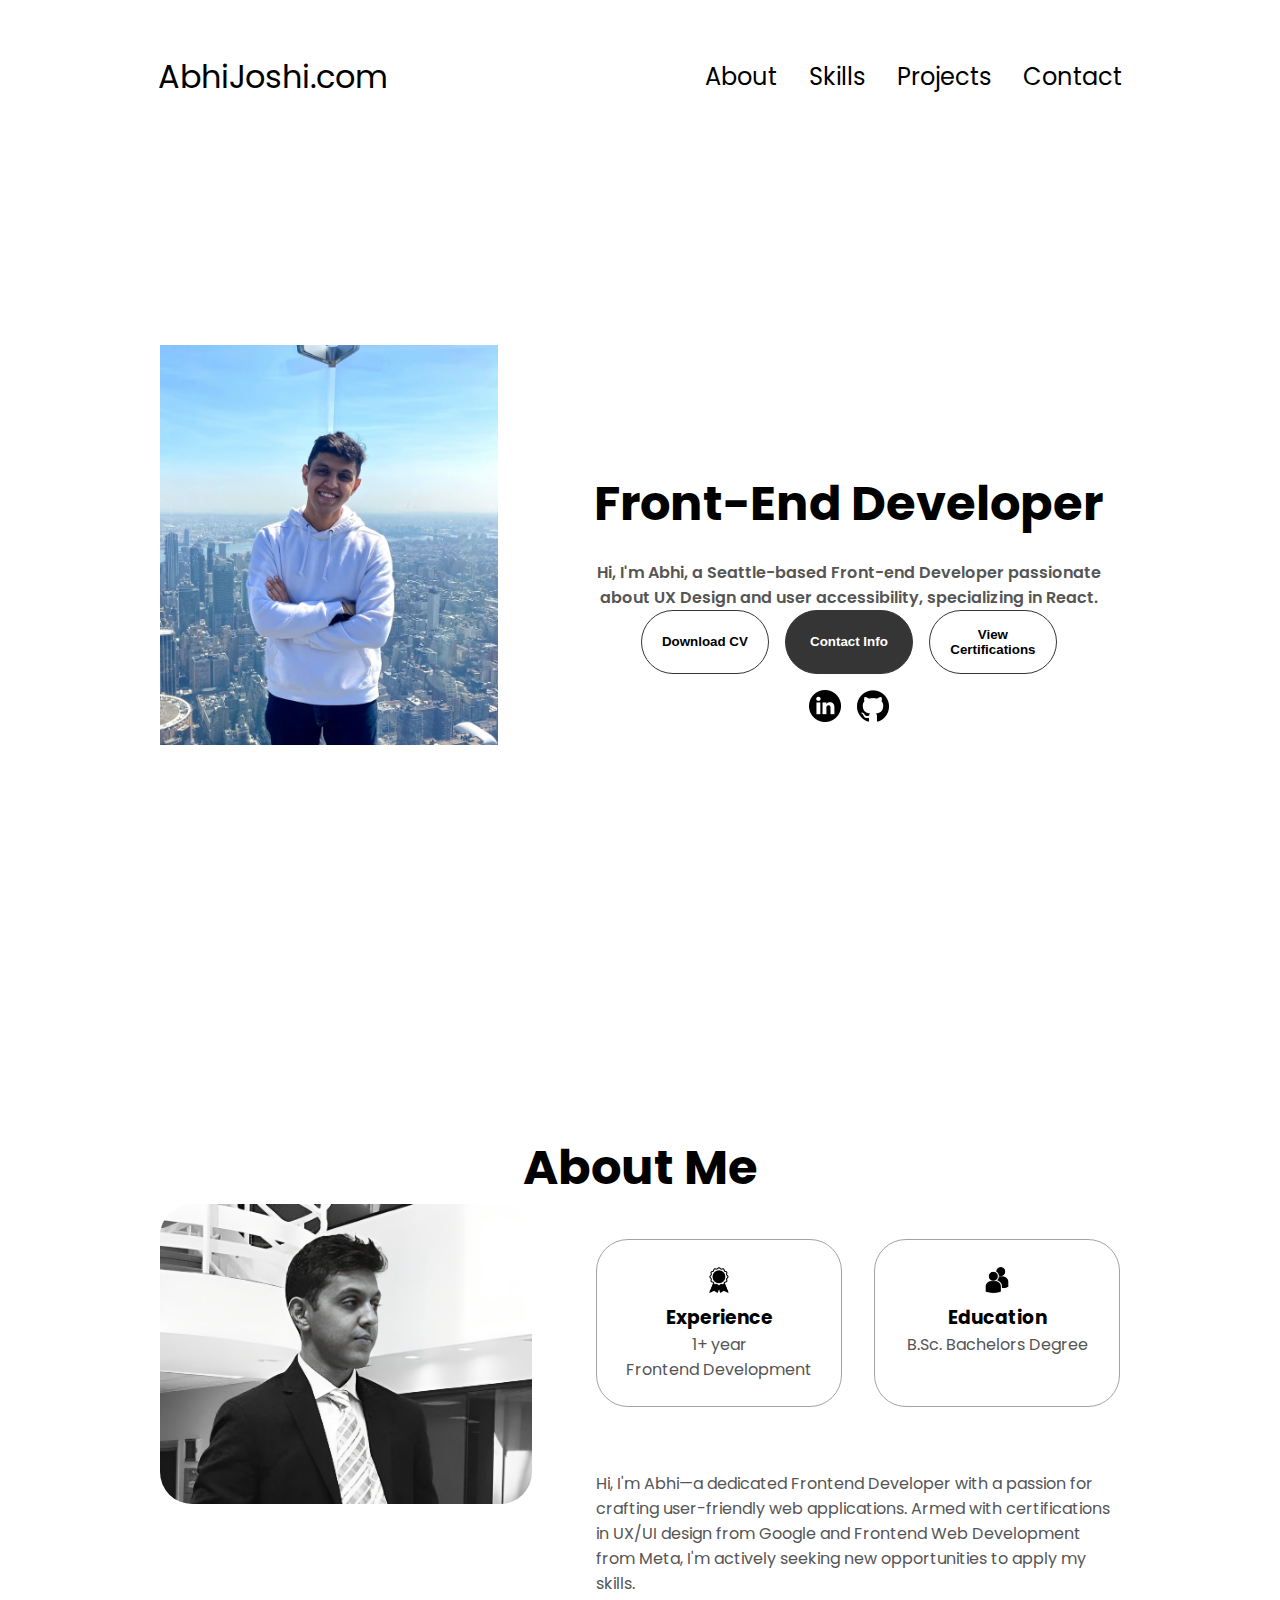
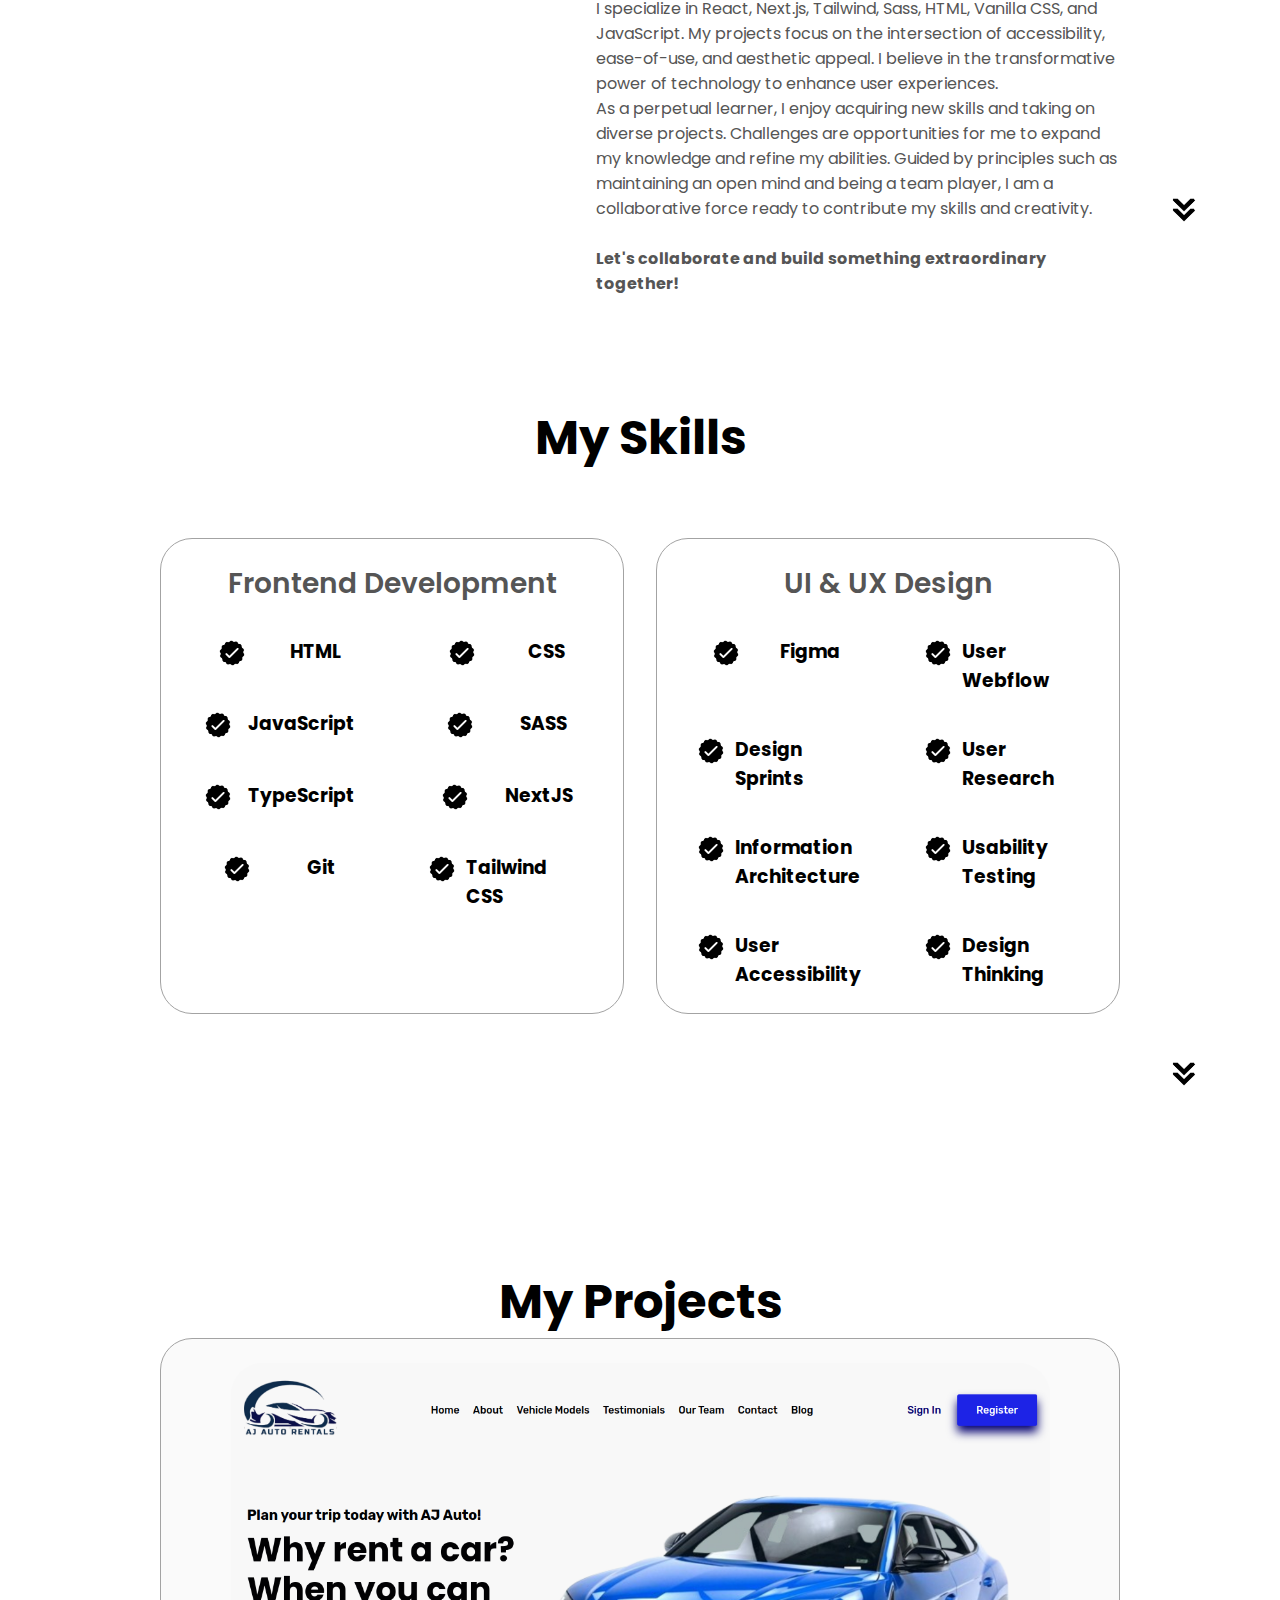
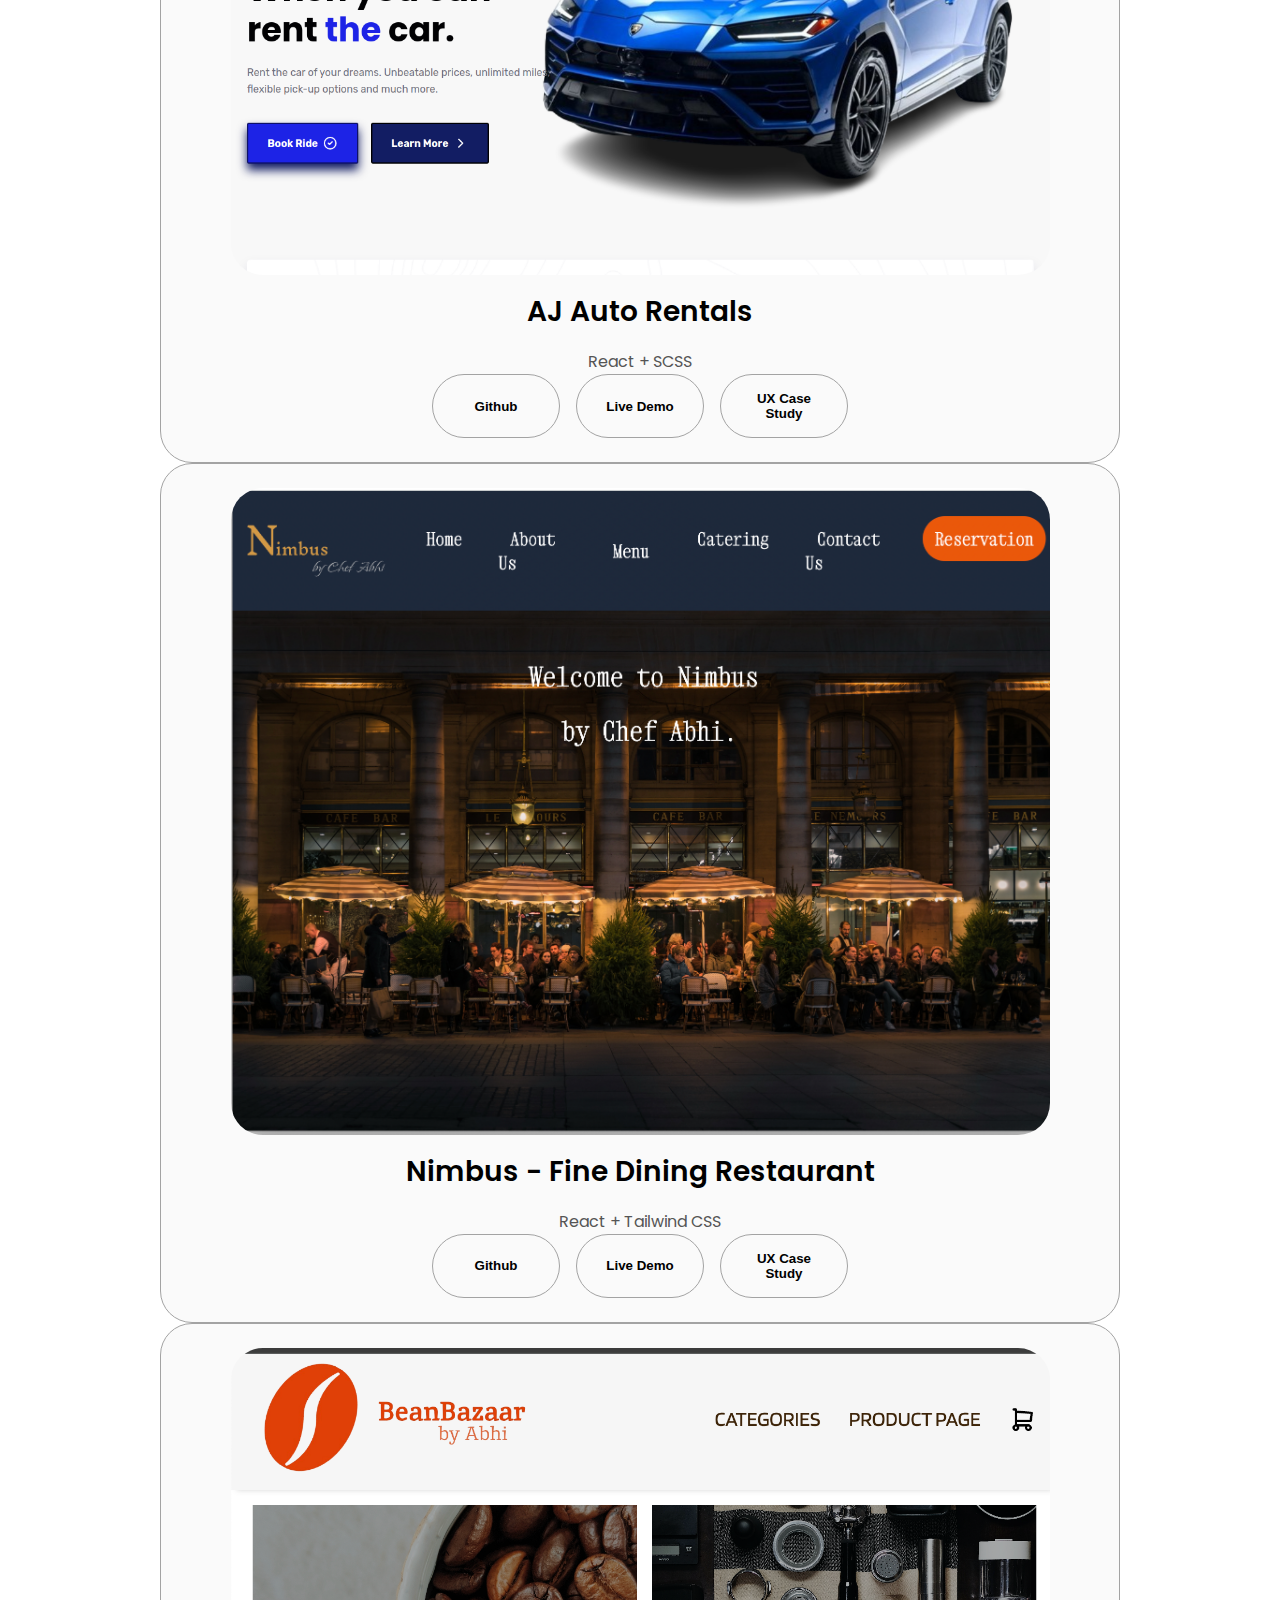
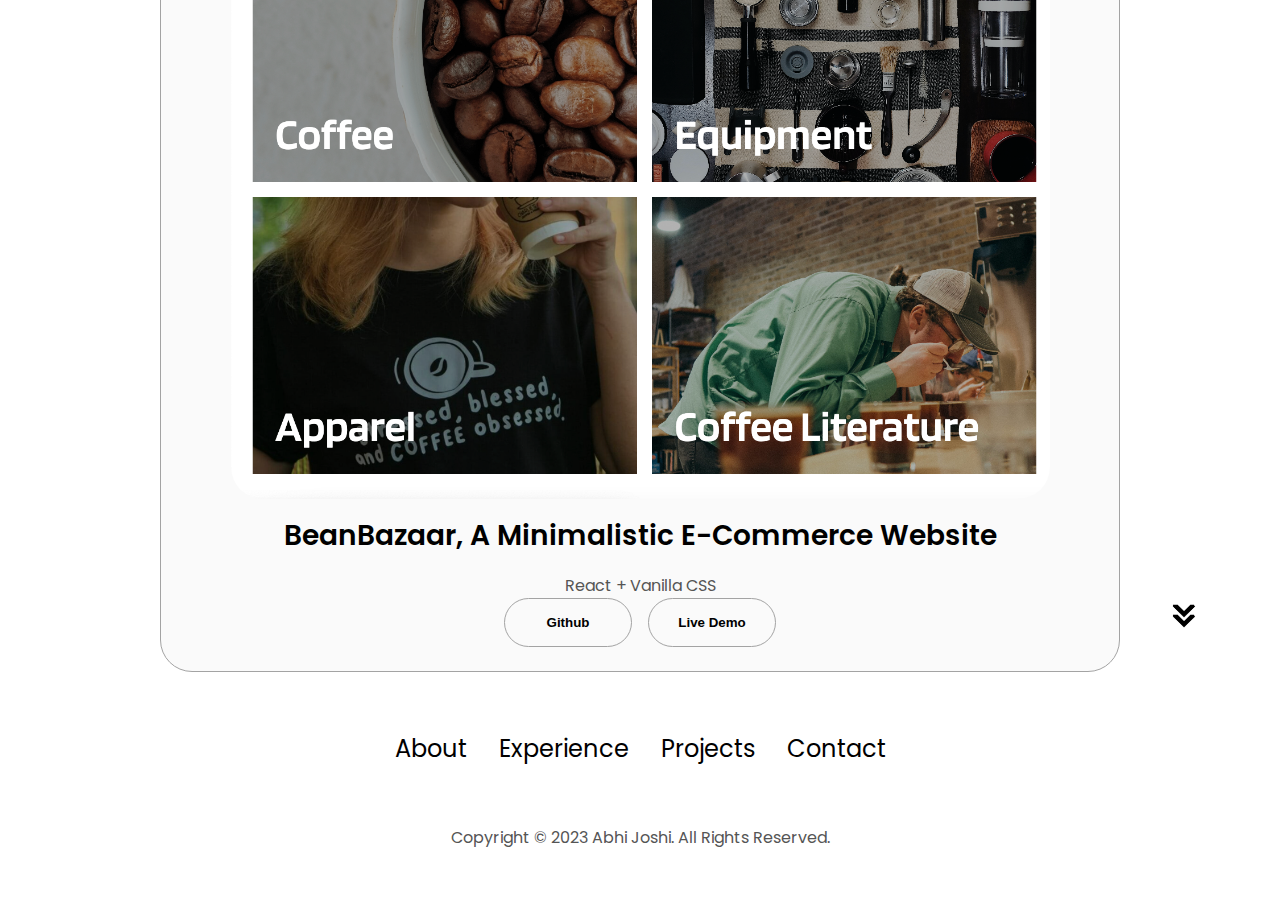
<file: index.html>
<!DOCTYPE html>
<html lang="en">
  <head>
    <meta charset="UTF-8" />
    <meta http-equiv="X-UA-Compatible" content="IE=edge" />
    <meta name="viewport" content="width=device-width, initial-scale=1.0" />
    <title>Abhi Joshi - Portfolio</title>
    <link rel="icon" href="./assets/coding-icon.png" type="image/x-icon" />

    <link rel="stylesheet" href="style.css" />
    <link rel="stylesheet" href="mediaqueries.css" />
  </head>
  <body>
    <nav id="desktop-nav">
      <div class="logo">AbhiJoshi.com</div>
      <div>
        <ul class="nav-links">
          <li><a href="#about">About</a></li>
          <li><a href="#experience">Skills</a></li>
          <li><a href="#projects">Projects</a></li>
          <li>
            <a
              href="#contact"
              onclick="window.open('./assets/contact-card.pdf')"
              >Contact</a
            >
          </li>
        </ul>
      </div>
    </nav>
    <nav id="hamburger-nav">
      <div class="logo">Abhi Joshi</div>
      <div class="hamburger-menu">
        <div class="hamburger-icon" onclick="toggleMenu()">
          <span></span>
          <span></span>
          <span></span>
        </div>
        <div class="menu-links">
          <li><a href="#about" onclick="toggleMenu()">About</a></li>
          <li><a href="#experience" onclick="toggleMenu()">Experience</a></li>
          <li><a href="#projects" onclick="toggleMenu()">Projects</a></li>
          <li><a href="#contact" onclick="toggleMenu()">Contact</a></li>
        </div>
      </div>
    </nav>
    <section id="profile">
      <div class="section__pic-container">
        <img src="./assets/profile-pic-2.png" alt="John Doe profile picture" />
      </div>
      <div class="section__text">
        <h1 class="title">Front-End Developer</h1>
        <p class="section__text__p1">
          Hi, I'm Abhi, a Seattle-based Front-end Developer passionate about UX
          Design and user accessibility, specializing in React.
        </p>
        <div class="btn-container">
          <button
            class="btn btn-color-2"
            onclick="window.open('./assets/abhi-joshi-resume.pdf')"
          >
            Download CV
          </button>
          <button
            class="btn btn-color-1"
            onclick="window.open('./assets/contact-card.pdf')"
          >
            Contact Info
          </button>
          <button
            class="btn btn-color-2"
            onclick="window.open('./assets/certificates.pdf')"
          >
            View Certifications
          </button>
        </div>
        <div id="socials-container">
          <img
            src="./assets/linkedin.png"
            alt="My LinkedIn profile"
            class="icon"
            onclick="location.href='https://linkedin.com/in/abhijoshi747'"
          />
          <img
            src="./assets/github.png"
            alt="My Github profile"
            class="icon"
            onclick="location.href='https://github.com/abhiness'"
          />
        </div>
      </div>
    </section>
    <section id="about">
      <!-- <p class="section__text__p1">More About Me</p> -->
      <h1 class="title">About Me</h1>
      <div class="section-container">
        <div class="section__pic-container-2">
          <img
            src="./assets/about-pic.png"
            alt="Profile picture"
            class="about-pic"
          />
        </div>
        <div class="about-details-container">
          <div class="about-containers">
            <div class="details-container">
              <img
                src="./assets/experience.png"
                alt="Experience icon"
                class="icon"
              />
              <h3>Experience</h3>
              <p>1+ year <br />Frontend Development</p>
            </div>
            <div class="details-container">
              <img
                src="./assets/education.png"
                alt="Education icon"
                class="icon"
              />
              <h3>Education</h3>
              <p>B.Sc. Bachelors Degree</p>
            </div>
          </div>
          <div class="text-container">
            <p>
              Hi, I'm Abhi—a dedicated Frontend Developer with a passion for
              crafting user-friendly web applications. Armed with certifications
              in UX/UI design from Google and Frontend Web Development from
              Meta, I'm actively seeking new opportunities to apply my skills.
            </p>
            <p>
              I specialize in React, Next.js, Tailwind, Sass, HTML, Vanilla CSS,
              and JavaScript. My projects focus on the intersection of
              accessibility, ease-of-use, and aesthetic appeal. I believe in the
              transformative power of technology to enhance user experiences.
            </p>
            <p>
              As a perpetual learner, I enjoy acquiring new skills and taking on
              diverse projects. Challenges are opportunities for me to expand my
              knowledge and refine my abilities. Guided by principles such as
              maintaining an open mind and being a team player, I am a
              collaborative force ready to contribute my skills and creativity.
            </p>
            <br />
            <p>
              <b
                >Let's collaborate and build something extraordinary
                together!</b
              >
            </p>
          </div>
        </div>
      </div>
      <img
        src="./assets/arrow.png"
        alt="Arrow icon"
        class="icon arrow"
        onclick="location.href='./#experience'"
      />
    </section>
    <section id="experience">
      <!-- <p class="section__text__p1">Explore My</p> -->
      <h1 class="title">My Skills</h1>
      <div class="experience-details-container">
        <div class="about-containers">
          <div class="details-container">
            <h2 class="experience-sub-title">Frontend Development</h2>
            <div class="article-container">
              <article>
                <img
                  src="./assets/checkmark.png"
                  alt="Experience icon"
                  class="icon"
                />
                <div>
                  <h3>HTML</h3>
                </div>
              </article>
              <article>
                <img
                  src="./assets/checkmark.png"
                  alt="Experience icon"
                  class="icon"
                />
                <div>
                  <h3>CSS</h3>
                </div>
              </article>
              <article>
                <img
                  src="./assets/checkmark.png"
                  alt="Experience icon"
                  class="icon"
                />
                <div>
                  <h3>JavaScript</h3>
                </div>
              </article>
              <article>
                <img
                  src="./assets/checkmark.png"
                  alt="Experience icon"
                  class="icon"
                />
                <div>
                  <h3>SASS</h3>
                </div>
              </article>
              <article>
                <img
                  src="./assets/checkmark.png"
                  alt="Experience icon"
                  class="icon"
                />
                <div>
                  <h3>TypeScript</h3>
                </div>
              </article>
              <article>
                <img
                  src="./assets/checkmark.png"
                  alt="Experience icon"
                  class="icon"
                />
                <div>
                  <h3>NextJS</h3>
                </div>
              </article>
              <article>
                <img
                  src="./assets/checkmark.png"
                  alt="Experience icon"
                  class="icon"
                />
                <div>
                  <h3>Git</h3>
                </div>
              </article>
              <article>
                <img
                  src="./assets/checkmark.png"
                  alt="Experience icon"
                  class="icon"
                />
                <div>
                  <h3>Tailwind CSS</h3>
                </div>
              </article>
            </div>
          </div>
          <div class="details-container">
            <h2 class="experience-sub-title">UI & UX Design</h2>
            <div class="article-container">
              <article>
                <img
                  src="./assets/checkmark.png"
                  alt="Experience icon"
                  class="icon"
                />
                <div>
                  <h3>Figma</h3>
                </div>
              </article>
              <article>
                <img
                  src="./assets/checkmark.png"
                  alt="Experience icon"
                  class="icon"
                />
                <div>
                  <h3>User Webflow</h3>
                </div>
              </article>
              <article>
                <img
                  src="./assets/checkmark.png"
                  alt="Experience icon"
                  class="icon"
                />
                <div>
                  <h3>Design Sprints</h3>
                </div>
              </article>
              <article>
                <img
                  src="./assets/checkmark.png"
                  alt="Experience icon"
                  class="icon"
                />
                <div>
                  <h3>User Research</h3>
                </div>
              </article>
              <article>
                <img
                  src="./assets/checkmark.png"
                  alt="Experience icon"
                  class="icon"
                />
                <div>
                  <h3>Information Architecture</h3>
                </div>
              </article>
              <article>
                <img
                  src="./assets/checkmark.png"
                  alt="Experience icon"
                  class="icon"
                />
                <div>
                  <h3>Usability Testing</h3>
                </div>
              </article>
              <article>
                <img
                  src="./assets/checkmark.png"
                  alt="Experience icon"
                  class="icon"
                />
                <div>
                  <h3>User Accessibility</h3>
                </div>
              </article>
              <article>
                <img
                  src="./assets/checkmark.png"
                  alt="Experience icon"
                  class="icon"
                />
                <div>
                  <h3>Design Thinking</h3>
                </div>
              </article>
            </div>
          </div>
        </div>
      </div>
      <img
        src="./assets/arrow.png"
        alt="Arrow icon"
        class="icon arrow"
        onclick="location.href='./#projects'"
      />
    </section>
    <section id="projects">
      <!-- <p class="section__text__p1">Browse My Recent</p> -->
      <h1 class="title">My Projects</h1>
      <div class="experience-details-container">
        <div class="about-project-containers">
          <div class="details-container color-container">
            <div class="article-container">
              <img
                src="./assets/project-1.png"
                alt="Project 1"
                class="project-img"
              />
            </div>
            <h2 class="experience-sub-title project-title">AJ Auto Rentals</h2>
            <p>React + SCSS</p>
            <div class="btn-container">
              <button
                class="btn btn-color-2 project-btn"
                onclick="location.href='https://github.com/abhiness/car-rental-2.0'"
              >
                Github
              </button>
              <button
                class="btn btn-color-2 project-btn"
                onclick="location.href='https://ajautorentals.vercel.app/'"
              >
                Live Demo
              </button>
              <button
                class="btn btn-color-2 project-btn"
                onclick="location.href='https://uxfol.io/p/49b6b6a3/02f4e689'"
              >
                UX Case Study
              </button>
            </div>
          </div>
          <div class="details-container color-container">
            <div class="article-container">
              <img
                src="./assets/project-2.png"
                alt="Project 2"
                class="project-img"
              />
            </div>
            <h2 class="experience-sub-title project-title">
              Nimbus - Fine Dining Restaurant
            </h2>
            <p>React + Tailwind CSS</p>
            <div class="btn-container">
              <button
                class="btn btn-color-2 project-btn"
                onclick="location.href='https://github.com/abhiness/Nimbus'"
              >
                Github
              </button>
              <button
                class="btn btn-color-2 project-btn"
                onclick="location.href='https://nimbus-chef-abhi.vercel.app/'"
              >
                Live Demo
              </button>
              <button
                class="btn btn-color-2 project-btn"
                onclick="location.href='https://docs.google.com/presentation/d/17eCcj4oD7seXv47t7JqtrrcCj839Wta5aV_PwpHY2P0/edit?usp=sharing'"
              >
                UX Case Study
              </button>
            </div>
          </div>
          <div class="details-container color-container">
            <div class="article-container">
              <img
                src="./assets/project-3.png"
                alt="Project 3"
                class="project-img"
              />
            </div>
            <h2 class="experience-sub-title project-title">
              BeanBazaar, A Minimalistic E-Commerce Website
            </h2>
            <p>React + Vanilla CSS</p>
            <div class="parent-container">
              <div class="btn-container">
                <button
                  class="btn btn-color-2 project-btn"
                  onclick="location.href='https://github.com/abhiness/beanbazaar-by-abhi'"
                >
                  Github
                </button>
                <button
                  class="btn btn-color-2 project-btn"
                  onclick="location.href='https://beanbazaar-by-abhi.vercel.app/'"
                >
                  Live Demo
                </button>
              </div>
            </div>
          </div>
        </div>
      </div>
      <img
        src="./assets/arrow.png"
        alt="Arrow icon"
        class="icon arrow"
        onclick="location.href='./#contact'"
      />
    </section>
    <footer>
      <nav>
        <div class="nav-links-container">
          <ul class="nav-links">
            <li><a href="#about">About</a></li>
            <li><a href="#experience">Experience</a></li>
            <li><a href="#projects">Projects</a></li>
            <li>
              <a
                href="#contact"
                onclick="window.open('./assets/contact-card.pdf')"
                >Contact</a
              >
            </li>
          </ul>
        </div>
      </nav>
      <p>Copyright &#169; 2023 Abhi Joshi. All Rights Reserved.</p>
    </footer>
    <script src="script.js"></script>
  </body>
</html>
</file>
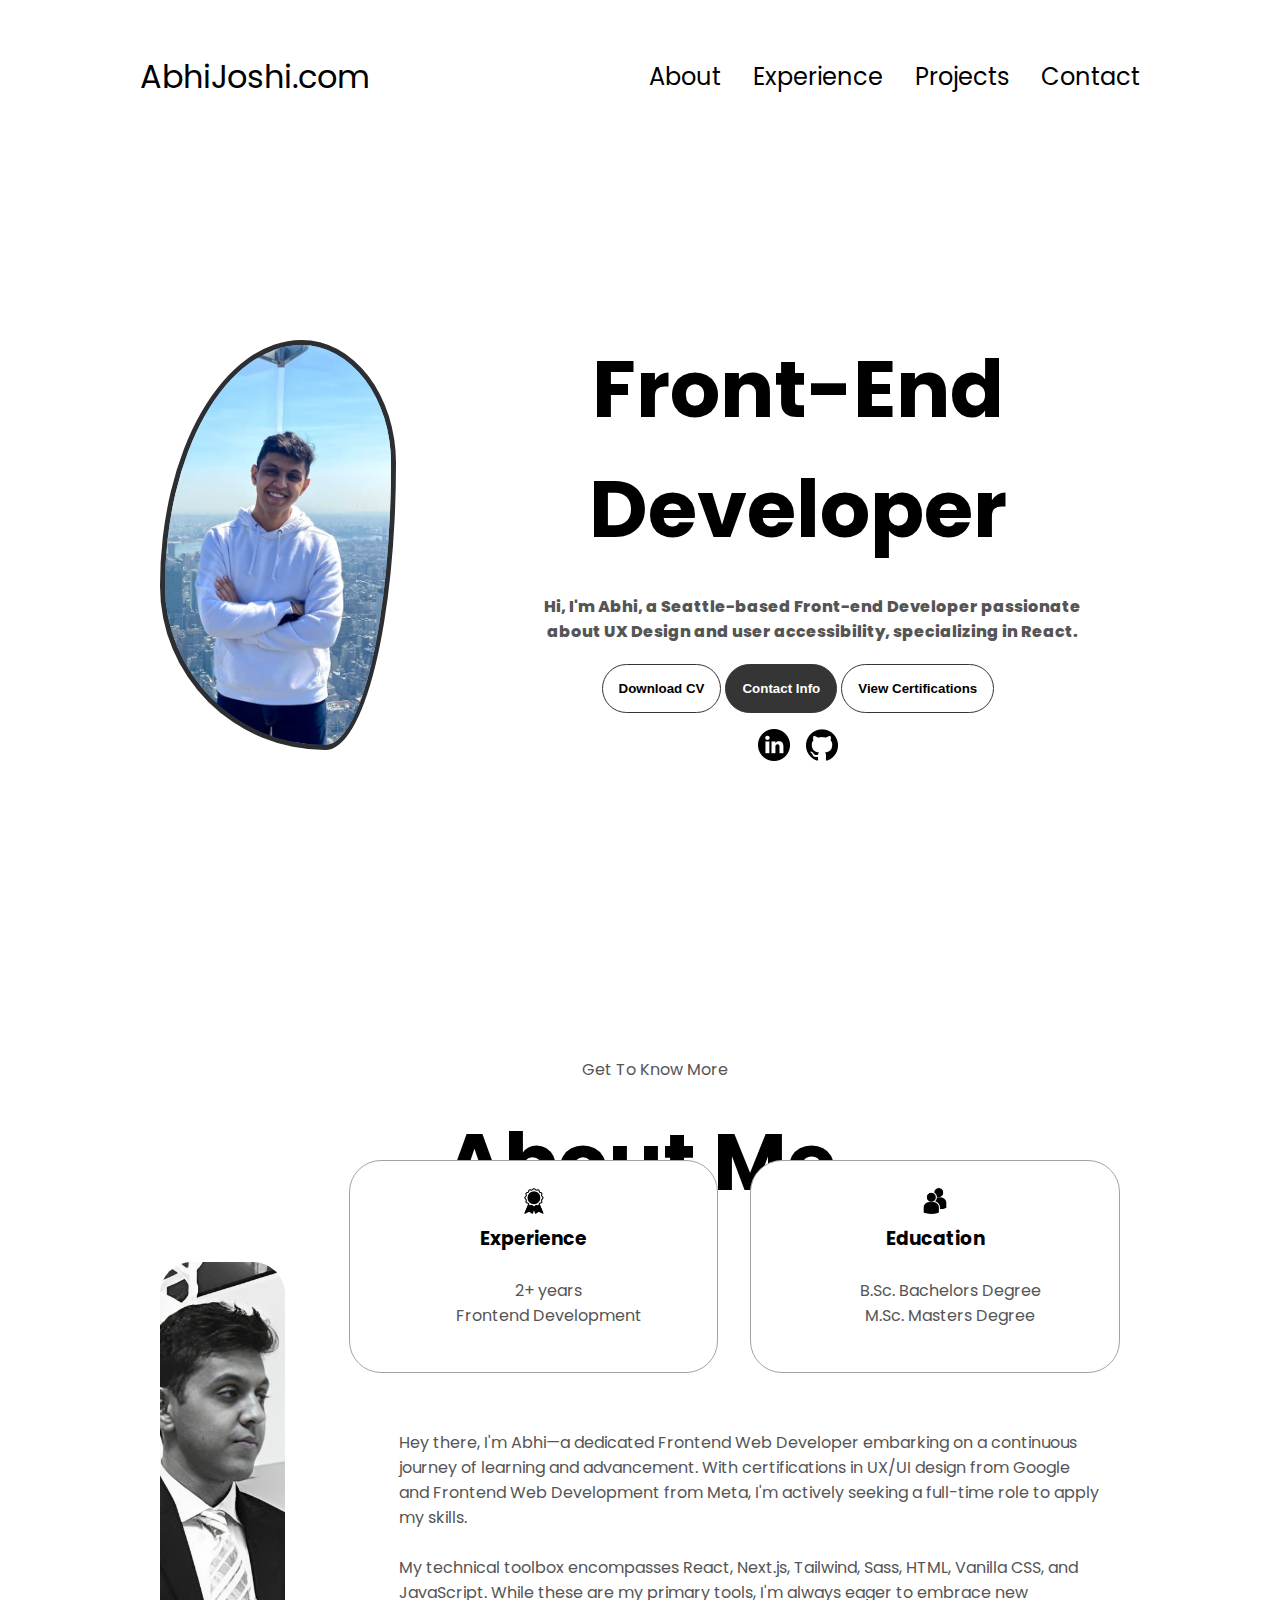
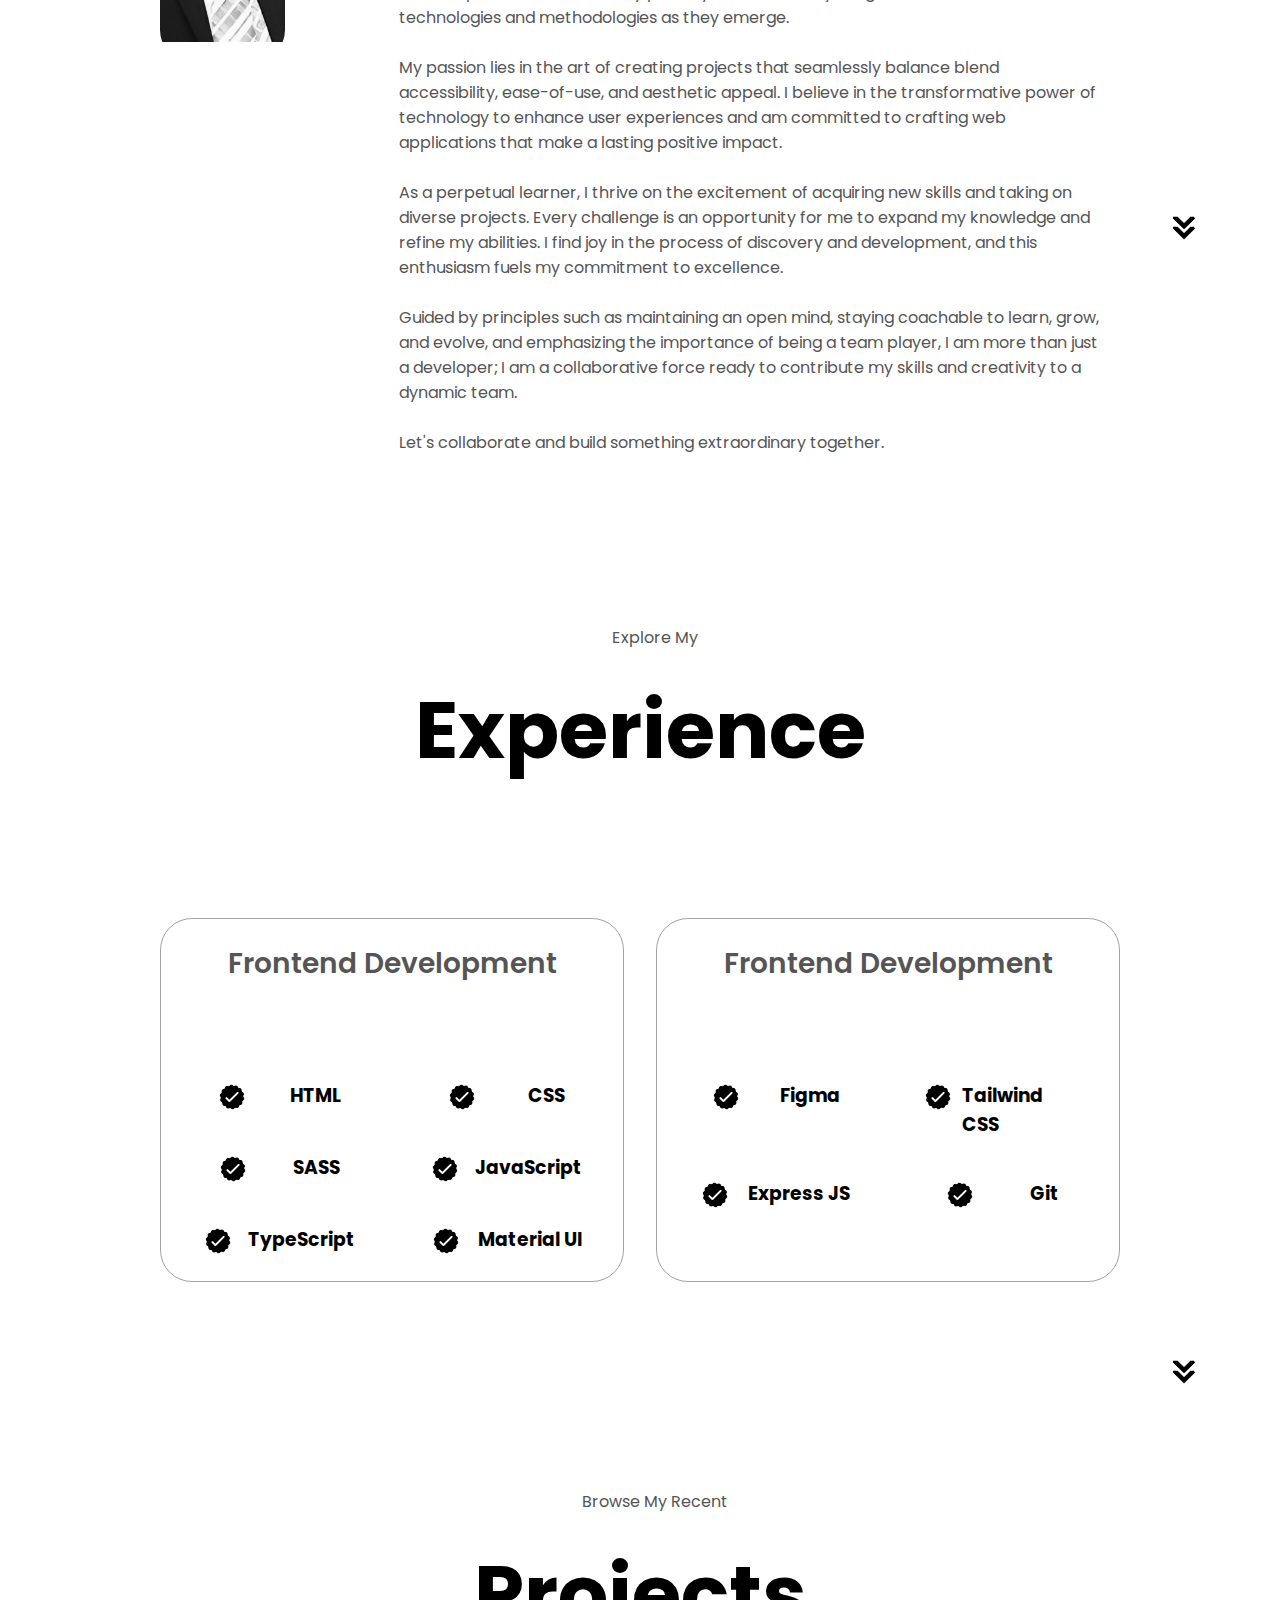
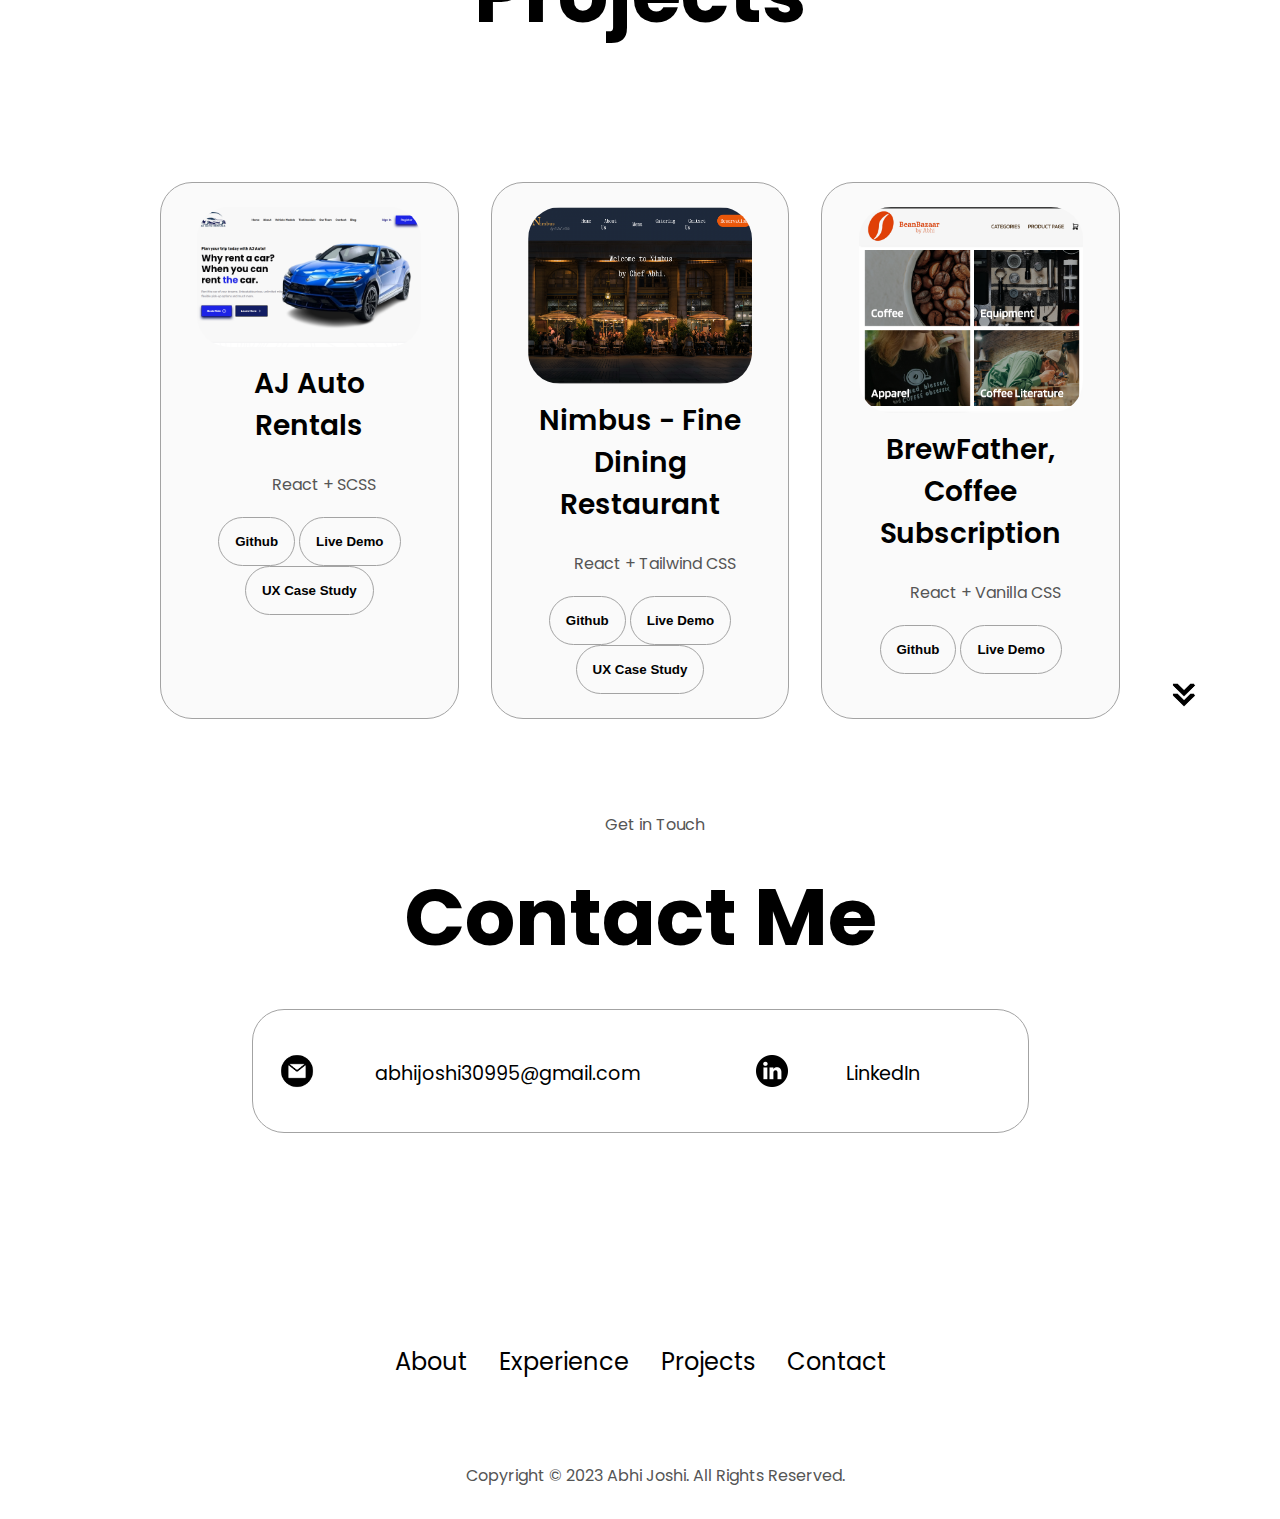
<file: portfolio-website/index.html>
<!DOCTYPE html>
<html lang="en">
  <head>
    <meta charset="UTF-8" />
    <meta http-equiv="X-UA-Compatible" content="IE=edge" />
    <meta name="viewport" content="width=device-width, initial-scale=1.0" />
    <title>Abhi Joshi - Portfolio</title>
    <link rel="icon" href="./assets/coding-icon.png" type="image/x-icon" />

    <link rel="stylesheet" href="style.css" />
    <link rel="stylesheet" href="mediaqueries.css" />
  </head>
  <body>
    <nav id="desktop-nav">
      <div class="logo">AbhiJoshi.com</div>
      <div>
        <ul class="nav-links">
          <li><a href="#about">About</a></li>
          <li><a href="#experience">Experience</a></li>
          <li><a href="#projects">Projects</a></li>
          <li><a href="#contact">Contact</a></li>
        </ul>
      </div>
    </nav>
    <nav id="hamburger-nav">
      <div class="logo">Abhi Joshi</div>
      <div class="hamburger-menu">
        <div class="hamburger-icon" onclick="toggleMenu()">
          <span></span>
          <span></span>
          <span></span>
        </div>
        <div class="menu-links">
          <li><a href="#about" onclick="toggleMenu()">About</a></li>
          <li><a href="#experience" onclick="toggleMenu()">Experience</a></li>
          <li><a href="#projects" onclick="toggleMenu()">Projects</a></li>
          <li><a href="#contact" onclick="toggleMenu()">Contact</a></li>
        </div>
      </div>
    </nav>
    <section id="profile">
      <div class="section__pic-container">
        <img src="./assets/profile-pic-2.png" alt="John Doe profile picture" />
      </div>
      <div class="section__text">
        <h1 class="title">Front-End Developer</h1>
        <p class="section__text__p1">
          Hi, I'm Abhi, a Seattle-based Front-end Developer passionate about UX
          Design and user accessibility, specializing in React.
        </p>
        <div class="btn-container">
          <button
            class="btn btn-color-2"
            onclick="window.open('./assets/resume-example.pdf')"
          >
            Download CV
          </button>
          <button class="btn btn-color-1" onclick="location.href='./#contact'">
            Contact Info
          </button>
          <button
            class="btn btn-color-2"
            onclick="window.open('./assets/certificates.pdf')"
          >
            View Certifications
          </button>
        </div>
        <div id="socials-container">
          <img
            src="./assets/linkedin.png"
            alt="My LinkedIn profile"
            class="icon"
            onclick="location.href='https://linkedin.com/in/abhijoshi747'"
          />
          <img
            src="./assets/github.png"
            alt="My Github profile"
            class="icon"
            onclick="location.href='https://github.com/abhiness'"
          />
        </div>
      </div>
    </section>
    <section id="about">
      <p class="section__text__p1">Get To Know More</p>
      <h1 class="title">About Me</h1>
      <div class="section-container">
        <div class="section__pic-container-2">
          <img
            src="./assets/about-pic.png"
            alt="Profile picture"
            class="about-pic"
          />
        </div>
        <div class="about-details-container">
          <div class="about-containers">
            <div class="details-container">
              <img
                src="./assets/experience.png"
                alt="Experience icon"
                class="icon"
              />
              <h3>Experience</h3>
              <p>2+ years <br />Frontend Development</p>
            </div>
            <div class="details-container">
              <img
                src="./assets/education.png"
                alt="Education icon"
                class="icon"
              />
              <h3>Education</h3>
              <p>B.Sc. Bachelors Degree<br />M.Sc. Masters Degree</p>
            </div>
          </div>
          <div class="text-container">
            <p>
              Hey there, I'm Abhi—a dedicated Frontend Web Developer embarking
              on a continuous journey of learning and advancement. With
              certifications in UX/UI design from Google and Frontend Web
              Development from Meta, I'm actively seeking a full-time role to
              apply my skills.
            </p>

            <p>
              My technical toolbox encompasses React, Next.js, Tailwind, Sass,
              HTML, Vanilla CSS, and JavaScript. While these are my primary
              tools, I'm always eager to embrace new technologies and
              methodologies as they emerge.
            </p>

            <p>
              My passion lies in the art of creating projects that seamlessly
              balance blend accessibility, ease-of-use, and aesthetic appeal. I
              believe in the transformative power of technology to enhance user
              experiences and am committed to crafting web applications that
              make a lasting positive impact.
            </p>

            <p>
              As a perpetual learner, I thrive on the excitement of acquiring
              new skills and taking on diverse projects. Every challenge is an
              opportunity for me to expand my knowledge and refine my abilities.
              I find joy in the process of discovery and development, and this
              enthusiasm fuels my commitment to excellence.
            </p>

            <p>
              Guided by principles such as maintaining an open mind, staying
              coachable to learn, grow, and evolve, and emphasizing the
              importance of being a team player, I am more than just a
              developer; I am a collaborative force ready to contribute my
              skills and creativity to a dynamic team.
            </p>

            <p>Let's collaborate and build something extraordinary together.</p>
          </div>
        </div>
      </div>
      <img
        src="./assets/arrow.png"
        alt="Arrow icon"
        class="icon arrow"
        onclick="location.href='./#experience'"
      />
    </section>
    <section id="experience">
      <p class="section__text__p1">Explore My</p>
      <h1 class="title">Experience</h1>
      <div class="experience-details-container">
        <div class="about-containers">
          <div class="details-container">
            <h2 class="experience-sub-title">Frontend Development</h2>
            <div class="article-container">
              <article>
                <img
                  src="./assets/checkmark.png"
                  alt="Experience icon"
                  class="icon"
                />
                <div>
                  <h3>HTML</h3>
                </div>
              </article>
              <article>
                <img
                  src="./assets/checkmark.png"
                  alt="Experience icon"
                  class="icon"
                />
                <div>
                  <h3>CSS</h3>
                </div>
              </article>
              <article>
                <img
                  src="./assets/checkmark.png"
                  alt="Experience icon"
                  class="icon"
                />
                <div>
                  <h3>SASS</h3>
                </div>
              </article>
              <article>
                <img
                  src="./assets/checkmark.png"
                  alt="Experience icon"
                  class="icon"
                />
                <div>
                  <h3>JavaScript</h3>
                </div>
              </article>
              <article>
                <img
                  src="./assets/checkmark.png"
                  alt="Experience icon"
                  class="icon"
                />
                <div>
                  <h3>TypeScript</h3>
                </div>
              </article>
              <article>
                <img
                  src="./assets/checkmark.png"
                  alt="Experience icon"
                  class="icon"
                />
                <div>
                  <h3>Material UI</h3>
                </div>
              </article>
            </div>
          </div>
          <div class="details-container">
            <h2 class="experience-sub-title">Frontend Development</h2>
            <div class="article-container">
              <article>
                <img
                  src="./assets/checkmark.png"
                  alt="Experience icon"
                  class="icon"
                />
                <div>
                  <h3>Figma</h3>
                </div>
              </article>
              <article>
                <img
                  src="./assets/checkmark.png"
                  alt="Experience icon"
                  class="icon"
                />
                <div>
                  <h3>Tailwind CSS</h3>
                </div>
              </article>
              <article>
                <img
                  src="./assets/checkmark.png"
                  alt="Experience icon"
                  class="icon"
                />
                <div>
                  <h3>Express JS</h3>
                </div>
              </article>
              <article>
                <img
                  src="./assets/checkmark.png"
                  alt="Experience icon"
                  class="icon"
                />
                <div>
                  <h3>Git</h3>
                </div>
              </article>
            </div>
          </div>
        </div>
      </div>
      <img
        src="./assets/arrow.png"
        alt="Arrow icon"
        class="icon arrow"
        onclick="location.href='./#projects'"
      />
    </section>
    <section id="projects">
      <p class="section__text__p1">Browse My Recent</p>
      <h1 class="title">Projects</h1>
      <div class="experience-details-container">
        <div class="about-containers">
          <div class="details-container color-container">
            <div class="article-container">
              <img
                src="./assets/project-1.png"
                alt="Project 1"
                class="project-img"
              />
            </div>
            <h2 class="experience-sub-title project-title">AJ Auto Rentals</h2>
            <p>React + SCSS</p>
            <div class="btn-container">
              <button
                class="btn btn-color-2 project-btn"
                onclick="location.href='https://github.com/abhiness/car-rental-2.0'"
              >
                Github
              </button>
              <button
                class="btn btn-color-2 project-btn"
                onclick="location.href='https://ajautorentals.vercel.app/'"
              >
                Live Demo
              </button>
              <button
                class="btn btn-color-2 project-btn"
                onclick="location.href='https://uxfol.io/p/49b6b6a3/02f4e689'"
              >
                UX Case Study
              </button>
            </div>
          </div>
          <div class="details-container color-container">
            <div class="article-container">
              <img
                src="./assets/project-2.png"
                alt="Project 2"
                class="project-img"
              />
            </div>
            <h2 class="experience-sub-title project-title">
              Nimbus - Fine Dining Restaurant
            </h2>
            <p>React + Tailwind CSS</p>
            <div class="btn-container">
              <button
                class="btn btn-color-2 project-btn"
                onclick="location.href='https://github.com/abhiness/Nimbus'"
              >
                Github
              </button>
              <button
                class="btn btn-color-2 project-btn"
                onclick="location.href='https://nimbus-chef-abhi.vercel.app/'"
              >
                Live Demo
              </button>
              <button
                class="btn btn-color-2 project-btn"
                onclick="location.href='https://docs.google.com/presentation/d/17eCcj4oD7seXv47t7JqtrrcCj839Wta5aV_PwpHY2P0/edit?usp=sharing'"
              >
                UX Case Study
              </button>
            </div>
          </div>
          <div class="details-container color-container">
            <div class="article-container">
              <img
                src="./assets/project-3.png"
                alt="Project 3"
                class="project-img"
              />
            </div>
            <h2 class="experience-sub-title project-title">
              BrewFather, Coffee Subscription
            </h2>
            <p>React + Vanilla CSS</p>
            <div class="parent-container">
              <div class="btn-container">
                <button
                  class="btn btn-color-2 project-btn"
                  onclick="location.href='https://github.com/abhiness/beanbazaar-by-abhi'"
                >
                  Github
                </button>
                <button
                  class="btn btn-color-2 project-btn"
                  onclick="location.href='https://beanbazaar-by-abhi.vercel.app/'"
                >
                  Live Demo
                </button>
              </div>
            </div>
          </div>
        </div>
      </div>
      <img
        src="./assets/arrow.png"
        alt="Arrow icon"
        class="icon arrow"
        onclick="location.href='./#contact'"
      />
    </section>
    <section id="contact">
      <p class="section__text__p1">Get in Touch</p>
      <h1 class="title">Contact Me</h1>
      <div class="contact-info-upper-container">
        <div class="contact-info-container">
          <img
            src="./assets/email.png"
            alt="Email icon"
            class="icon contact-icon email-icon"
          />
          <p>
            <a href="mailto:examplemail@gmail.com">abhijoshi30995@gmail.com</a>
          </p>
        </div>
        <div class="contact-info-container">
          <img
            src="./assets/linkedin.png"
            alt="LinkedIn icon"
            class="icon contact-icon"
          />
          <p><a href="https://www.linkedin.com/in/abhijoshi747">LinkedIn</a></p>
        </div>
      </div>
    </section>
    <footer>
      <nav>
        <div class="nav-links-container">
          <ul class="nav-links">
            <li><a href="#about">About</a></li>
            <li><a href="#experience">Experience</a></li>
            <li><a href="#projects">Projects</a></li>
            <li><a href="#contact">Contact</a></li>
          </ul>
        </div>
      </nav>
      <p>Copyright &#169; 2023 Abhi Joshi. All Rights Reserved.</p>
    </footer>
    <script src="script.js"></script>
  </body>
</html>
</file>
<file: style.css>
/* GENERAL */

@import url("https://fonts.googleapis.com/css2?family=Poppins:wght@300;400;500;600&display=swap");

* {
  margin: 0;
  padding: 0;
}

body {
  font-family: "Poppins", sans-serif;
}

html {
  scroll-behavior: smooth;
}

p {
  color: rgb(85, 85, 85);
}

/* TRANSITION */

a,
.btn {
  transition: all 300ms ease;
}

/* DESKTOP NAV */

nav,
.nav-links {
  display: flex;
}

nav {
  justify-content: space-around;
  align-items: center;
  height: 17vh;
}

.nav-links {
  gap: 2rem;
  list-style: none;
  font-size: 1.5rem;
}

a {
  color: black;
  text-decoration: none;
  text-decoration-color: white;
}

a:hover {
  color: grey;
  text-decoration: underline;
  text-underline-offset: 1rem;
  text-decoration-color: rgb(181, 181, 181);
}

.logo {
  font-size: 2rem;
}

.logo:hover {
  cursor: default;
}

/* HAMBURGER MENU */

#hamburger-nav {
  display: none;
}

.hamburger-menu {
  position: relative;
  display: inline-block;
}

.hamburger-icon {
  display: flex;
  flex-direction: column;
  justify-content: space-between;
  height: 24px;
  width: 30px;
  cursor: pointer;
}

.hamburger-icon span {
  width: 100%;
  height: 2px;
  background-color: black;
  transition: all 0.3 ease-in-out;
}

.menu-links {
  position: absolute;
  top: 100%;
  right: 0;
  background-color: white;
  width: fit-content;
  max-height: 0;
  overflow: hidden;
  transition: all 0.3 ease-in-out;
}

.menu-links a {
  display: block;
  padding: 10px;
  text-align: center;
  font-size: 1.5rem;
  color: black;
  text-decoration: none;
  transition: all 0.3 ease-in-out;
}

.menu-links li {
  list-style: none;
}

.menu-links.open {
  max-height: 300px;
}

.hamburger-icon.open span:first-child {
  transform: rotate(45deg) translate(10px, 5px);
}

.hamburger-icon.open span:nth-child(2) {
  opacity: 0;
}

.hamburger-icon.open span:last-child {
  transform: rotate(-45deg) translate(10px, -5px);
}

.hamburger-icon span:first-child {
  transform: none;
}

.hamburger-icon span:first-child {
  opacity: 1;
}

.hamburger-icon span:first-child {
  transform: none;
}

/* SECTIONS */

section {
  padding-top: 4vh;
  height: 96vh;
  margin: 0 10rem;
  box-sizing: border-box;
  min-height: fit-content;
}

.section-container {
  display: flex;
}

/* PROFILE SECTION */

#profile {
  display: flex;
  justify-content: center;
  gap: 5rem;
  height: 80vh;
}

.section__pic-container {
  display: flex;
  height: 300px;
  width: 300px;
  margin: auto 0;
}

.section__text {
  align-self: center;
  text-align: center;
}

.section__text p {
  font-weight: 600;
}

.section__text__p1 {
  text-align: center;
  margin-top: 20px;
}

.section__text__p2 {
  font-size: 1.75rem;
  margin-bottom: 1rem;
}

.title {
  font-size: 3rem;
  text-align: center;
  margin-top: 100px;
}

#socials-container {
  display: flex;
  justify-content: center;
  margin-top: 1rem;
  gap: 1rem;
}

/* ICONS */

.icon {
  cursor: pointer;
  height: 2rem;
}

/* BUTTONS */

.btn-container {
  display: flex;
  justify-content: center;
  gap: 1rem;
}

.btn {
  font-weight: 600;
  transition: all 300ms ease;
  padding: 1rem;
  width: 8rem;
  border-radius: 2rem;
}

.btn-color-1,
.btn-color-2 {
  border: rgb(53, 53, 53) 0.1rem solid;
}

.btn-color-1:hover,
.btn-color-2:hover {
  cursor: pointer;
}

.btn-color-1,
.btn-color-2:hover {
  background: rgb(53, 53, 53);
  color: white;
}

.btn-color-1:hover {
  background: rgb(0, 0, 0);
}

.btn-color-2 {
  background: none;
}

.btn-color-2:hover {
  border: rgb(255, 255, 255) 0.1rem solid;
}

.btn-container {
  gap: 1rem;
}

/* ABOUT SECTION */

#about {
  position: relative;
}

.about-containers {
  gap: 2rem;
  margin-bottom: 4rem;
  margin-top: 4rem;
}

.about-details-container {
  justify-content: center;
  flex-direction: column;
}

.about-containers,
.about-details-container {
  display: flex;
}

.about-pic {
  border-radius: 2rem;
  height: 300px;
  width: auto;
}

.arrow {
  position: absolute;
  right: -5rem;
  bottom: 2.5rem;
}

.details-container {
  padding: 1.5rem;
  flex: 1;
  background: white;
  border-radius: 2rem;
  border: rgb(53, 53, 53) 0.1rem solid;
  border-color: rgb(163, 163, 163);
  text-align: center;
}

.section-container {
  gap: 4rem;
  height: 80%;
}

.section__pic-container {
  height: 400px;
  width: 400px;
  margin: auto 0;
}

/* EXPERIENCE SECTION */

#experience {
  position: relative;
}

.experience-sub-title {
  color: rgb(85, 85, 85);
  font-weight: 600;
  font-size: 1.75rem;
  margin-bottom: 2rem;
}

.experience-details-container {
  display: flex;
  justify-content: center;
  flex-direction: column;
}

.article-container {
  display: flex;
  text-align: initial;
  flex-wrap: wrap;
  flex-direction: row;
  gap: 2.5rem;
  justify-content: space-around;
}

article {
  display: flex;
  width: 10rem;
  justify-content: space-around;
  gap: 0.5rem;
}

article .icon {
  cursor: default;
}

/* PROJECTS SECTION */

#projects {
  position: relative;
}

.color-container {
  border-color: rgb(163, 163, 163);
  background: rgb(250, 250, 250);
}

.project-img {
  border-radius: 2rem;
  width: 90%;
  height: 90%;
}

.project-title {
  margin: 1rem;
  color: black;
}

.project-btn {
  color: black;
  border-color: rgb(163, 163, 163);
}

/* CONTACT */

#contact {
  display: flex;
  justify-content: center;
  flex-direction: column;
  height: 70vh;
}

.contact-info-upper-container {
  display: flex;
  justify-content: center;
  border-radius: 2rem;
  border: rgb(53, 53, 53) 0.1rem solid;
  border-color: rgb(163, 163, 163);
  background: (250, 250, 250);
  margin: 2rem auto;
  padding: 0.5rem;
}

.contact-info-container {
  display: flex;
  align-items: center;
  justify-content: center;
  gap: 0.5rem;
  margin: 1rem;
}

.contact-info-container p {
  font-size: larger;
}

.contact-icon {
  cursor: default;
}

.email-icon {
  height: 2.5rem;
}

/* FOOTER SECTION */
footer {
  height: 26vh;
  margin: 0 1rem;
}

footer p {
  text-align: center;
}
</file>
<file: mediaqueries.css>
@media screen and (max-width: 1400px) {
  #profile {
    height: 83vh;
    margin-bottom: 6rem;
  }
  .about-containers {
    flex-wrap: wrap;
  }
  #contact,
  #projects {
    height: fit-content;
  }
}

@media screen and (max-width: 1200px) {
  #desktop-nav {
    display: none;
  }
  #hamburger-nav {
    display: flex;
  }
  #experience,
  .experience-details-container {
    margin-top: 2rem;
  }
  #profile,
  .section-container {
    display: block;
  }
  .arrow {
    display: none;
  }
  section,
  .section-container {
    height: fit-content;
  }
  section {
    margin: 0 5%;
  }
  .section__pic-container {
    width: 275px;
    height: 275px;
    margin: 0 auto 2rem;
  }
  .about-containers {
    margin-top: 0;
  }
}

@media screen and (max-width: 600px) {
  #contact,
  footer {
    height: 40vh;
  }
  #profile {
    height: 83vh;
    margin-bottom: 0;
  }
  article {
    font-size: 1rem;
  }
  footer nav {
    height: fit-content;
    margin-bottom: 2rem;
  }
  .about-containers,
  .contact-info-upper-container,
  .btn-container {
    flex-wrap: wrap;
  }
  .contact-info-container {
    margin: 0;
  }
  .contact-info-container p,
  .nav-links li a {
    font-size: 1rem;
  }
  .experience-sub-title {
    font-size: 1.25rem;
  }
  .logo {
    font-size: 1.5rem;
  }
  .nav-links {
    flex-direction: column;
    gap: 0.5rem;
    text-align: center;
  }
  .section__pic-container {
    width: auto;
    height: 46vw;
    justify-content: center;
  }
  .section__text__p2 {
    font-size: 1.25rem;
  }
  .title {
    font-size: 2rem;
  }
  .text-container {
    text-align: justify;
  }
}
</file>
<file: portfolio-website/style.css>
/* GENERAL */

@import url("https://fonts.googleapis.com/css2?family=Poppins:wght@300;400;500;600&display=swap");

* {
  margin: 0;
  padding: 0;
}

body {
  font-family: "Poppins", sans-serif;
}

html {
  scroll-behavior: smooth;
}

p {
  color: rgb(85, 85, 85);
  margin: 20px;
  margin-top: 25px;
  margin-left: 50px;
}

/* TRANSITION */

a,
.btn {
  transition: all 300ms ease;
}

/* DESKTOP NAV */

nav,
.nav-links {
  display: flex;
}

nav {
  justify-content: space-around;
  align-items: center;
  height: 17vh;
}

.nav-links {
  gap: 2rem;
  list-style: none;
  font-size: 1.5rem;
}

a {
  color: black;
  text-decoration: none;
  text-decoration-color: white;
}

a:hover {
  color: grey;
  text-decoration: underline;
  text-underline-offset: 1rem;
  text-decoration-color: rgb(181, 181, 181);
}

.logo {
  font-size: 2rem;
}

.logo:hover {
  cursor: default;
}

/* HAMBURGER MENU */

#hamburger-nav {
  display: none;
}

.hamburger-menu {
  position: relative;
  display: inline-block;
}

.hamburger-icon {
  display: flex;
  flex-direction: column;
  justify-content: space-between;
  height: 24px;
  width: 30px;
  cursor: pointer;
}

.hamburger-icon span {
  width: 100%;
  height: 2px;
  background-color: black;
  transition: all 0.3 ease-in-out;
}

.menu-links {
  position: absolute;
  top: 100%;
  right: 0;
  background-color: white;
  width: fit-content;
  max-height: 0;
  overflow: hidden;
  transition: all 0.3 ease-in-out;
}

.menu-links a {
  display: block;
  padding: 10px;
  text-align: center;
  font-size: 1.5rem;
  color: black;
  text-decoration: none;
  transition: all 0.3 ease-in-out;
}

.menu-links li {
  list-style: none;
}

.menu-links.open {
  max-height: 300px;
}

.hamburger-icon.open span:first-child {
  transform: rotate(45deg) translate(10px, 5px);
}

.hamburger-icon.open span:nth-child(2) {
  opacity: 0;
}

.hamburger-icon.open span:last-child {
  transform: rotate(-45deg) translate(10px, -5px);
}

.hamburger-icon span:first-child {
  transform: none;
}

.hamburger-icon span:first-child {
  opacity: 1;
}

.hamburger-icon span:first-child {
  transform: none;
}

/* SECTIONS */

section {
  padding-top: 4vh;
  height: 96vh;
  margin: 0 10rem;
  box-sizing: border-box;
  min-height: fit-content;
}

.section-container {
  display: flex;
}

/* PROFILE SECTION */

#profile {
  display: flex;
  justify-content: center;
  gap: 5rem;
  height: 80vh;
}

/* ... (Previous CSS code) ... */

/* Keyframe animation */
@keyframes morph {
  0% {
    transform: scale(1.25) rotate(0deg);
    background-color: red; /* Add initial background color */
    border-radius: 36%; /* Add initial border-radius */
  }
  25% {
    transform: scale(1.25) rotate(0deg);
    background-color: red; /* Add initial background color */
    border-radius: 45%; /* Add initial border-radius */
  }
  50% {
    transform: scale(1.25) rotate(0deg);
    background-color: yellow; /* Add intermediate background color */
    border-radius: 54%; /* Add intermediate border-radius */
  }
  75% {
    transform: scale(1.25) rotate(0deg);
    background-color: yellow; /* Add intermediate background color */
    border-radius: 45%; /* Add intermediate border-radius */
  }
  100% {
    transform: scale(1.25) rotate(0deg);
    background-color: green; /* Add final background color */
    border-radius: 36%; /* Add final border-radius */
  }
}

/* Apply animation to both webkit and standard animation properties */
@-webkit-keyframes morph {
  0% {
    transform: scale(1) rotate(0deg);
    border-radius: 60%; /* Add initial border-radius */
  }
  50% {
    transform: scale(1) rotate(0deg);
    border-radius: 50%; /* Add intermediate border-radius */
  }
  100% {
    transform: scale(1) rotate(0deg);
    border-radius: 100%; /* Add final border-radius */
  }
}

/* Selector for the element with the provided styles */
.section__pic-container {
  position: relative;
  overflow: hidden;
  height: 700px;
  width: 700px;
  margin: auto;
  -webkit-animation: morph 8s ease-in-out infinite;
  animation: morph 8s ease-in-out infinite;
  background-image: url(/assets/profile-pic-2.png);
  background-position: 80%;
  background-repeat: no-repeat;
  background-size: cover;
  border: 5px solid #2d2e32;
  border-radius: 60% 40% 30% 70%/60% 30% 70% 40%;
}

/* Style for the image inside the container */
.section__pic-container img {
  width: 100%;
  height: 100%;
  object-fit: cover;
  position: absolute;
  top: 0;
  left: 0;
  transform: inherit;
  image-orientation: from-image;
}

/* ... (Rest of your CSS code) ... */

.section__pic-container-2 {
  position: relative;
  overflow: hidden;
  height: 400px; /* You can adjust the height as needed */
  width: 400px; /* You can adjust the width as needed */
  margin: 20px auto; /* Center the container horizontally with margin */
  display: flex;
  align-items: center; /* Center the image vertically */
}

.section__pic-container-2 img {
  width: 100%;
  height: 100%;
  object-fit: cover;
  object-position: center; /* Center the image within the container */
  image-orientation: from-image;
}

.section__text {
  align-self: center;
  text-align: center;
}

.section__text p {
  font-weight: 800;
}

.section__text__p1 {
  text-align: center;
  font-size: 1rem;
}

.section__text__p2 {
  font-size: 1.75rem;
  margin-bottom: 1rem;
}

.title {
  font-size: 5rem;
  text-align: center;
}

#socials-container {
  display: flex;
  justify-content: center;
  margin-top: 1rem;
  gap: 1rem;
}

/* ICONS */

.icon {
  cursor: pointer;
  height: 2rem;
}

/* BUTTONS */

.parent-container {
  display: flex;
  flex-direction: column; /* Ensure a column layout for child elements */
  justify-content: space-between; /* Align items to the bottom of the container */
  height: 100%; /* Ensure the container takes up the full height */
}

.btn {
  font-weight: 600;
  transition: all 300ms ease;
  padding: 1rem;
  width: 8rem;
  border-radius: 2rem;
}

.btn-color-1,
.btn-color-2 {
  border: rgb(53, 53, 53) 0.1rem solid;
  width: fit-content;
}

.btn-color-1:hover,
.btn-color-2:hover {
  cursor: pointer;
}

.btn-color-1,
.btn-color-2:hover {
  background: rgb(53, 53, 53);
  color: white;
}

.btn-color-1:hover {
  background: rgb(0, 0, 0);
}

.btn-color-2 {
  background: none;
}

.btn-color-2:hover {
  border: rgb(255, 255, 255) 0.1rem solid;
}

.btn-container {
  gap: 1rem;
}

/* ABOUT SECTION */

#about {
  position: relative;
}

.about-containers {
  gap: 2rem;
  margin-bottom: 2rem;
  margin-top: 8rem;
}

.about-details-container {
  justify-content: center;
  flex-direction: column;
}

.about-containers,
.about-details-container {
  display: flex;
}

.about-pic {
  border-radius: 2rem;
  margin-top: 40px;
}

.arrow {
  position: absolute;
  right: -5rem;
  bottom: 2.5rem;
}

.details-container {
  padding: 1.5rem;
  flex: 1;
  background: white;
  border-radius: 2rem;
  border: rgb(53, 53, 53) 0.1rem solid;
  border-color: rgb(163, 163, 163);
  text-align: center;
}

.section-container {
  gap: 4rem;
  height: 80%;
}

.section__pic-container {
  height: 400px;
  width: 400px;
  margin: auto 0;
}

/* EXPERIENCE SECTION */

#experience {
  position: relative;
  margin-top: 280px;
}

.experience-sub-title {
  color: rgb(85, 85, 85);
  font-weight: 600;
  font-size: 1.75rem;
  margin-bottom: 6rem;
}

.experience-details-container {
  display: flex;
  justify-content: center;
  flex-direction: column;
}

.article-container {
  display: flex;
  text-align: initial;
  flex-wrap: wrap;
  flex-direction: row;
  gap: 2.5rem;
  justify-content: space-around;
}

article {
  display: flex;
  width: 10rem;
  justify-content: space-around;
  gap: 0.5rem;
}

article .icon {
  cursor: default;
}

/* PROJECTS SECTION */

#projects {
  position: relative;
}

.color-container {
  border-color: rgb(163, 163, 163);
  background: rgb(250, 250, 250);
}

.project-img {
  border-radius: 2rem;
  width: 90%;
  height: 90%;
}

.project-title {
  margin: 1rem;
  color: black;
}

.project-btn {
  color: black;
  border-color: rgb(163, 163, 163);
}

/* CONTACT */

#contact {
  display: flex;
  justify-content: center;
  flex-direction: column;
  height: 70vh;
}

.contact-info-upper-container {
  display: flex;
  justify-content: center;
  border-radius: 2rem;
  border: rgb(53, 53, 53) 0.1rem solid;
  border-color: rgb(163, 163, 163);
  background: (250, 250, 250);
  margin: 2rem auto;
  padding: 0.5rem;
}

.contact-info-container {
  display: flex;
  align-items: center;
  justify-content: center;
  gap: 0.5rem;
  margin: 1rem;
  margin-right: 80px;
}

.contact-info-container p {
  font-size: larger;
}

.contact-icon {
  cursor: default;
}

.email-icon {
  height: 2.5rem;
}

/* FOOTER SECTION */

footer {
  height: 26vh;
  margin: 0 1rem;
  margin-top: 120px;
}

footer p {
  text-align: center;
}
</file>
<file: portfolio-website/mediaqueries.css>
@media screen and (max-width: 1400px) {
  #profile {
    height: 83vh;
    margin-bottom: 6rem;
  }
  .about-containers {
    flex-wrap: wrap;
  }
  #contact,
  #projects {
    height: fit-content;
  }
}

@media screen and (max-width: 1200px) {
  #desktop-nav {
    display: none;
  }
  #hamburger-nav {
    display: flex;
  }
  #experience,
  .experience-details-container {
    margin-top: 2rem;
  }
  #profile,
  .section-container {
    display: block;
  }
  .arrow {
    display: none;
  }
  section,
  .section-container {
    height: fit-content;
  }
  section {
    margin: 0 5%;
  }
  .section__pic-container {
    width: 275px;
    height: 275px;
    margin: 0 auto 2rem;
  }
  .about-containers {
    margin-top: 0;
  }
}

@media screen and (max-width: 600px) {
  #contact,
  footer {
    height: 40vh;
  }
  #profile {
    height: 83vh;
    margin-bottom: 0;
  }
  article {
    font-size: 1rem;
  }
  footer nav {
    height: fit-content;
    margin-bottom: 2rem;
  }
  .about-containers,
  .contact-info-upper-container,
  .btn-container {
    flex-wrap: wrap;
  }
  .contact-info-container {
    margin: 0;
  }
  .contact-info-container p,
  .nav-links li a {
    font-size: 1rem;
  }
  .experience-sub-title {
    font-size: 1.25rem;
  }
  .logo {
    font-size: 1.5rem;
  }
  .nav-links {
    flex-direction: column;
    gap: 0.5rem;
    text-align: center;
  }
  .section__pic-container {
    width: auto;
    height: 46vw;
    justify-content: center;
  }
  .section__text__p2 {
    font-size: 1.25rem;
  }
  .title {
    font-size: 2rem;
  }
  .text-container {
    text-align: justify;
  }
}
</file>
